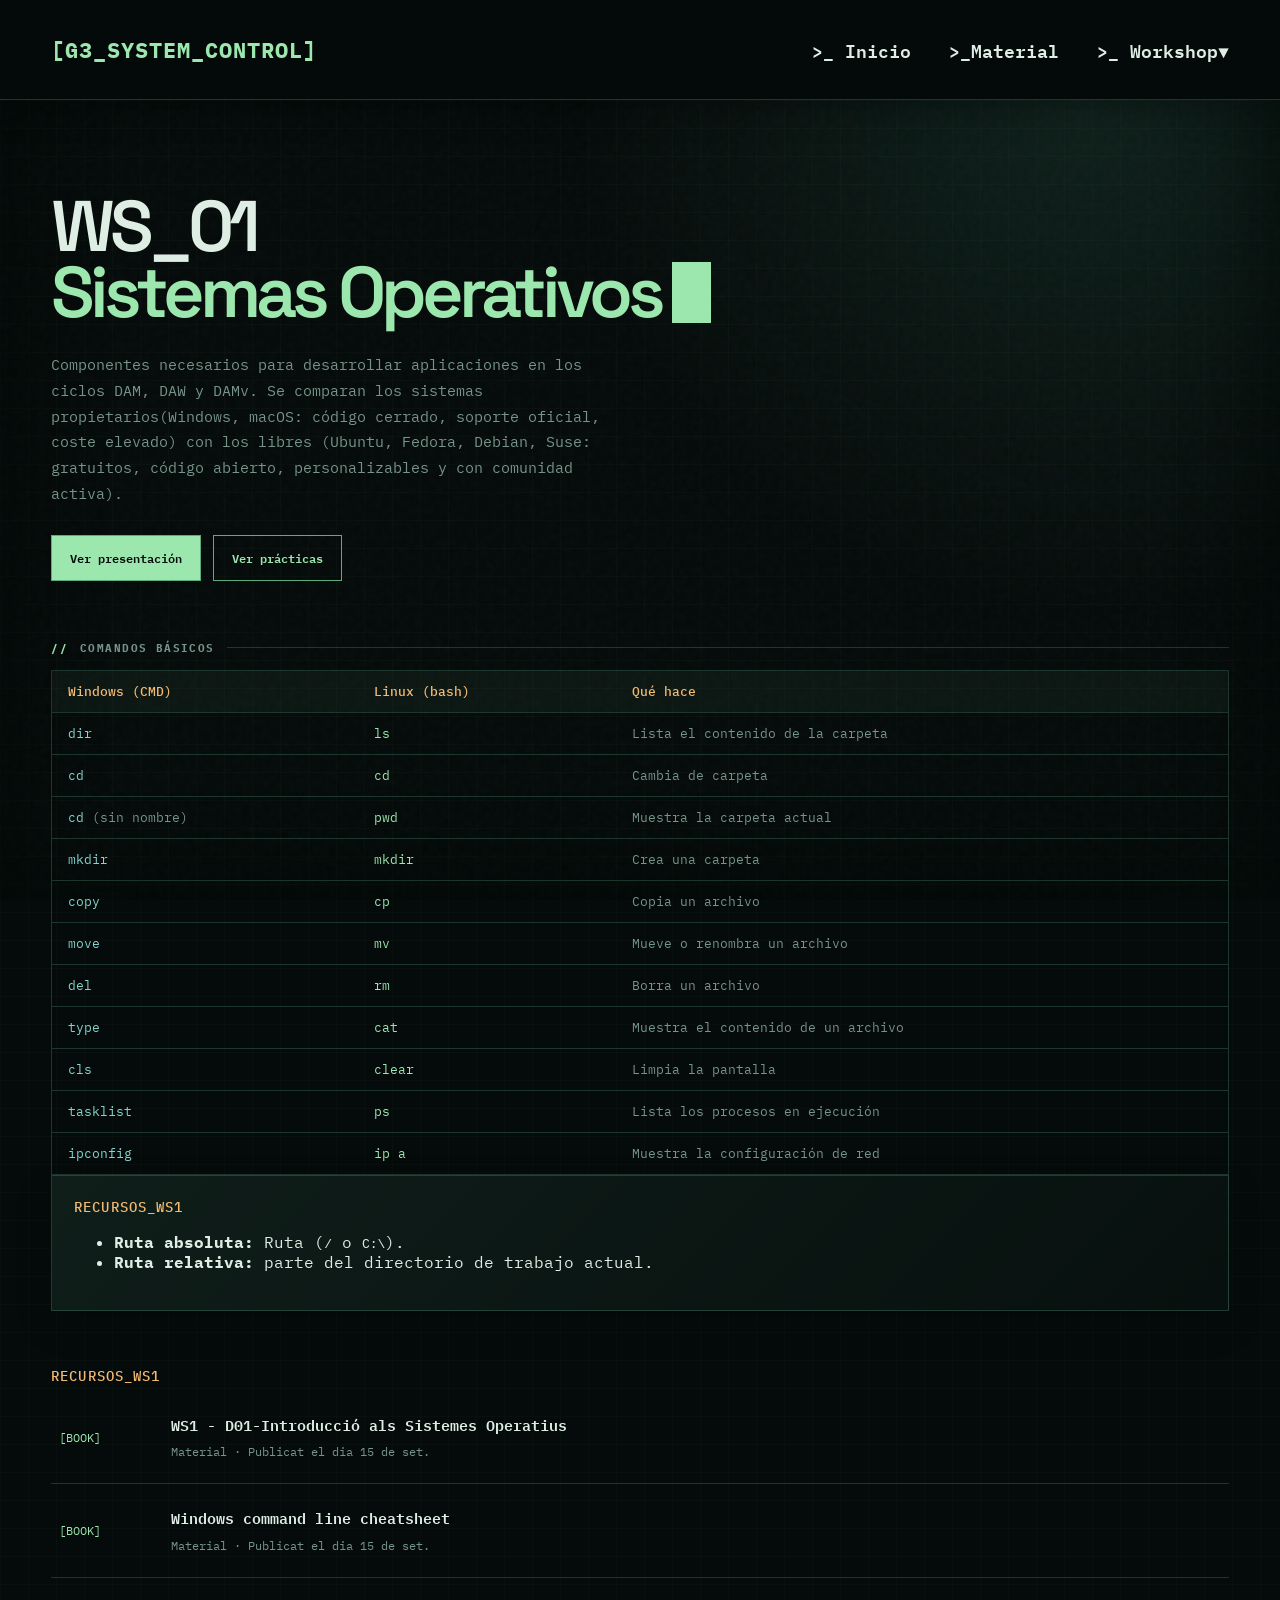
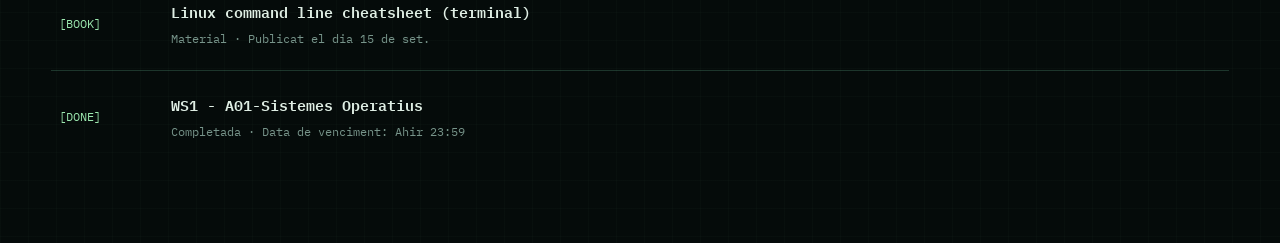
<file: pagina1.html>
<!DOCTYPE html>
<html lang="es">

<head>
    <meta charset="UTF-8" />
    <meta name="viewport" content="width=device-width, initial-scale=1.0" />
    <title>WS1</title>
    <link rel="stylesheet" href="assets/style.css" />
</head>

<body>
  <nav class="terminal-nav-large" aria-label="Navegación principal">
    <a href="#" class="nav-logo-large">[G3_SYSTEM_CONTROL]</a>
    <ul class="nav-links-large">
      <li><a href="index.html">&gt;_ Inicio</a></li>
      <li><a href="materia.html">&gt;_Material </a></li>

      <!-- Element amb desplegable -->
      <li class="nav-item-dropdown">
        <a href="#" id="dropdown-trigger" onclick="toggleDropdown(event)">&gt;_ Workshop▼</a>

        <!-- Secció desplegable amagada -->
        <div id="terminal-dropdown" class="dropdown-section">
          <ul class="dropdown-menu-list">
            <li><a href="pagina1.html">WS1</a></li>
            <li><a href="pagina2.html">WS2</a></li>
            <li><a href="pagina3.html">WS3</a></li>
            <li><a href="pagina4.html">WS4</a></li>
            <li><a href="pagina5.html">WS5</a></li>
            <li><a href="pagina6.html">WS6</a></li>
            <li><a href="pagina7.html">WS7</a></li>
          </ul>
        </div>
      </li>
    </ul>
  </nav>

    <main class="terminal-shell">

        <div class="terminal-frame">

            <section class="hero ws-hero" aria-labelledby="page-title">
                <div>
                    <h1 id="page-title">
                        WS_01<br />
                        <span>Sistemas Operativos</span><span class="caret" aria-hidden="true"></span>
                    </h1>
                    <p class="ws-lead">
                        Componentes necesarios para desarrollar aplicaciones en los
                        ciclos DAM, DAW y DAMv. Se comparan los sistemas
                        propietarios(Windows, macOS: código cerrado,
                        soporte oficial, coste elevado) con los libres
                        (Ubuntu, Fedora, Debian, Suse: gratuitos, código abierto,
                        personalizables y con comunidad activa).
                    </p>
                    <div class="ws-actions">
                        <!-- CAMBIA el enlace por el de tu presentación -->
                        <a class="btn btn-solid" href="docs/WS1-D01-Introduccio-als-Sistemes-Operatius.pdf">Ver
                            presentación</a>
                        <a class="btn" href="#practicas">Ver prácticas</a>
                    </div>
                </div>


            </section>
            <section class="ws-section" id="comandos" aria-labelledby="comandos-title">
                <h2 class="section-label" id="comandos-title">Comandos básicos</h2>

                <div class="table-wrap">
                    <table class="cmd-table">
                        <thead>
                            <tr>
                                <th scope="col">Windows (CMD)</th>
                                <th scope="col">Linux (bash)</th>
                                <th scope="col">Qué hace</th>
                            </tr>
                        </thead>
                        <tbody>
                            <tr>
                                <td><code>dir</code></td>
                                <td><code>ls</code></td>
                                <td>Lista el contenido de la carpeta</td>
                            </tr>
                            <tr>
                                <td><code>cd</code></td>
                                <td><code>cd</code></td>
                                <td>Cambia de carpeta</td>
                            </tr>
                            <tr>
                                <td><code>cd</code> (sin nombre)</td>
                                <td><code>pwd</code></td>
                                <td>Muestra la carpeta actual</td>
                            </tr>
                            <tr>
                                <td><code>mkdir</code></td>
                                <td><code>mkdir</code></td>
                                <td>Crea una carpeta</td>
                            </tr>
                            <tr>
                                <td><code>copy</code></td>
                                <td><code>cp</code></td>
                                <td>Copia un archivo</td>
                            </tr>
                            <tr>
                                <td><code>move</code></td>
                                <td><code>mv</code></td>
                                <td>Mueve o renombra un archivo</td>
                            </tr>
                            <tr>
                                <td><code>del</code></td>
                                <td><code>rm</code></td>
                                <td>Borra un archivo</td>
                            </tr>
                            <tr>
                                <td><code>type</code></td>
                                <td><code>cat</code></td>
                                <td>Muestra el contenido de un archivo</td>
                            </tr>
                            <tr>
                                <td><code>cls</code></td>
                                <td><code>clear</code></td>
                                <td>Limpia la pantalla</td>
                            </tr>
                            <tr>
                                <td><code>tasklist</code></td>
                                <td><code>ps</code></td>
                                <td>Lista los procesos en ejecución</td>
                            </tr>
                            <tr>
                                <td><code>ipconfig</code></td>
                                <td><code>ip a</code></td>
                                <td>Muestra la configuración de red</td>
                            </tr>
                        </tbody>
                    </table>
                </div>
                <article class="panel">
            <h2 class="recursos-title" ">RECURSOS_WS1</h2>
            <ul>
              <li><strong>Ruta absoluta:</strong> Ruta (<code>/</code> o <code>C:\</code>).</li>
              <li><strong>Ruta relativa:</strong> parte del directorio de trabajo actual.</li>
            </ul>
          </article>
            </section>

                <section class="ws-section" id="recursos" aria-labelledby="recursos-title">
                    <h2 class="recursos-title" id="recursos-title">RECURSOS_WS1</h2>

                    <div class="recurso-list">
                        <!-- CAMBIA cada href por el enlace real -->
                        <a class="recurso" href="https://docs.google.com/presentation/d/1soLC_Z7iEk9m_8K1yhB_1mrjK8HzdbsS9AzNVRwKyT0/edit?usp=classroom_web&authuser=0">
                            <span class="recurso-tag">[BOOK]</span>
                            <span>
                                <span class="recurso-title">WS1 - D01-Introducció als Sistemes Operatius</span>
                                <span class="recurso-meta">Material · Publicat el dia 15 de set.</span>
                            </span>
                        </a>

                        <a class="recurso" href="https://drive.google.com/file/d/1EyIguiAMavNWvRctNb_KGflqWSpG48jb/view?usp=classroom_web&authuser=0">
                            <span class="recurso-tag">[BOOK]</span>
                            <span>
                                <span class="recurso-title">Windows command line cheatsheet</span>
                                <span class="recurso-meta">Material · Publicat el dia 15 de set.</span>
                            </span>
                        </a>

                        <a class="recurso" href="https://classroom.google.com/c/ODcxMjkyMzE2NjQ0/m/ODc4NTEzOTEzMDkz/details">
                            <span class="recurso-tag">[BOOK]</span>
                            <span>
                                <span class="recurso-title">Linux command line cheatsheet (terminal)</span>
                                <span class="recurso-meta">Material · Publicat el dia 15 de set.</span>
                            </span>
                        </a>

                        <a class="recurso" href="https://classroom.google.com/c/ODcxMjkyMzE2NjQ0/a/ODc4NTEwMDE5OTE1/details">
                            <span class="recurso-tag">[DONE]</span>
                            <span>
                                <span class="recurso-title">WS1 - A01-Sistemes Operatius</span>
                                <span class="recurso-meta">Completada · Data de venciment: Ahir 23:59</span>
                            </span>
                        </a>
                    </div>
                </section>
        </div>
    </main>



</body>
</file>
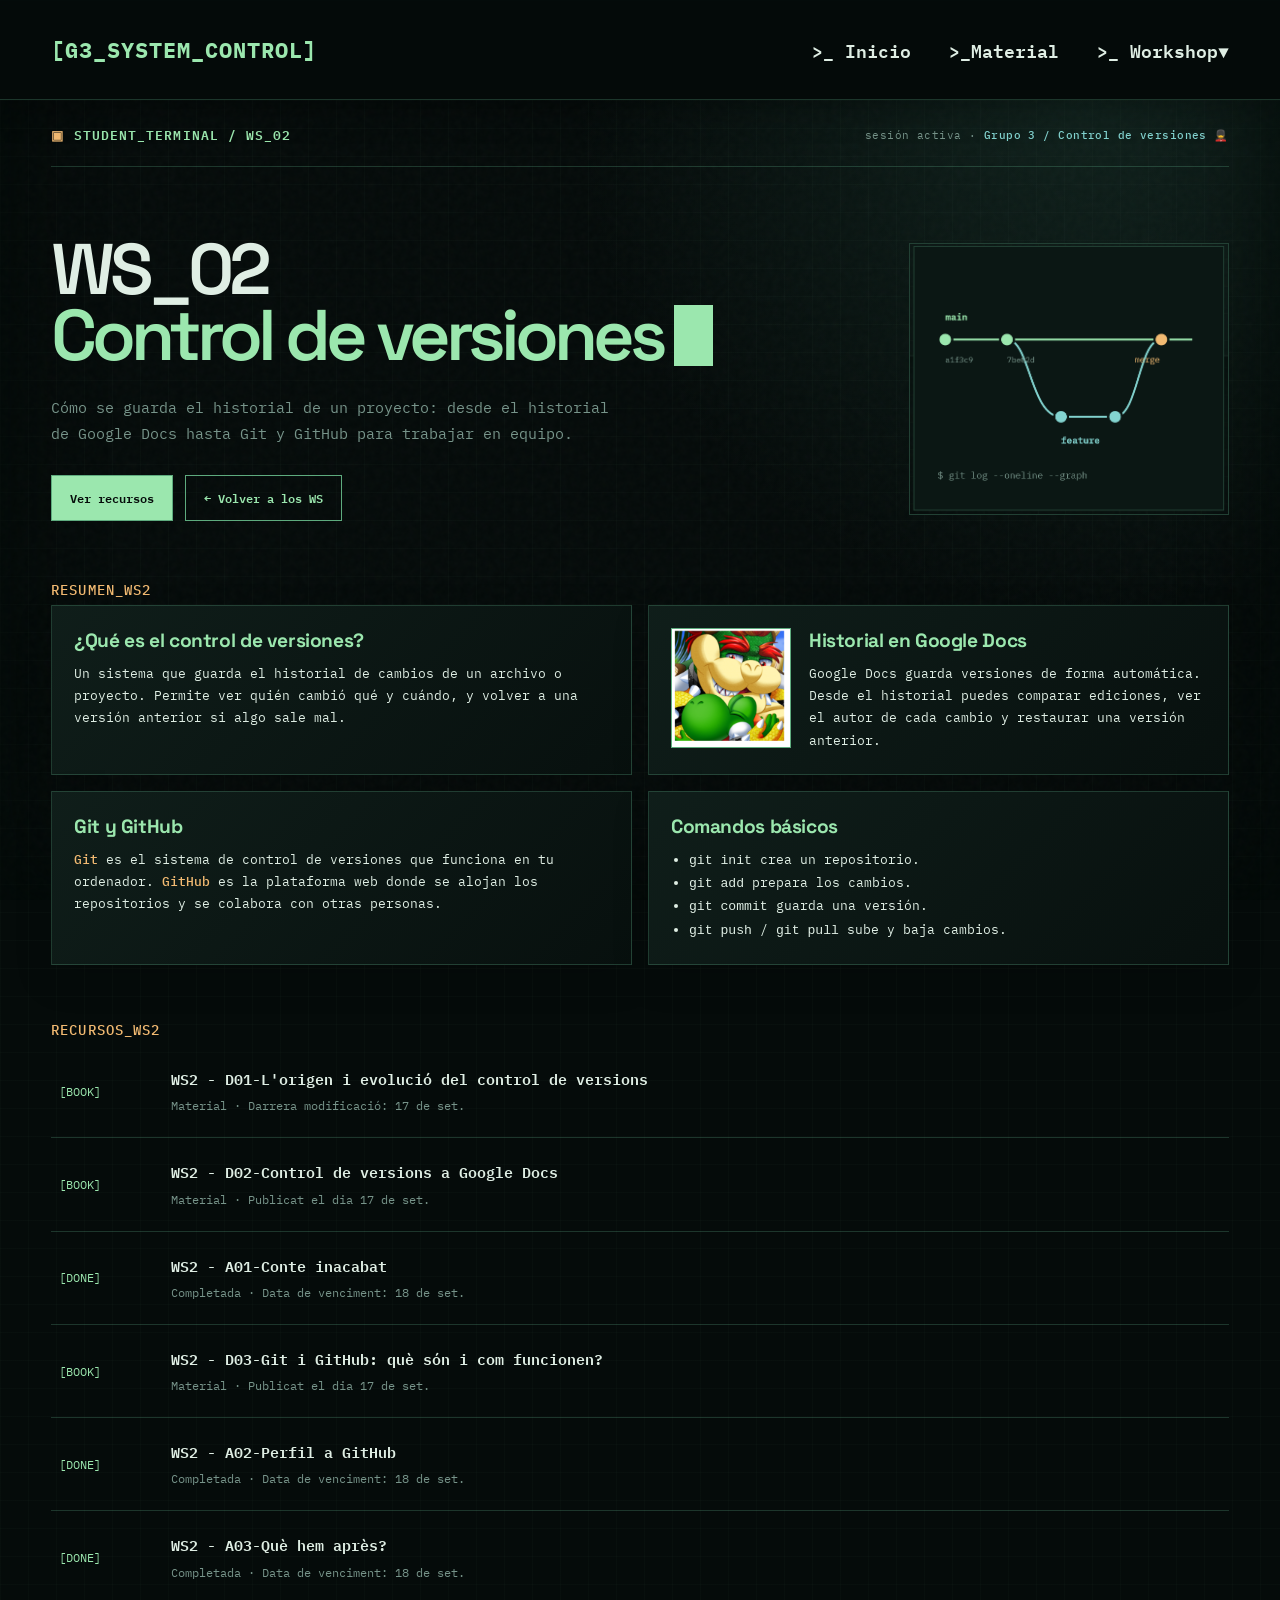
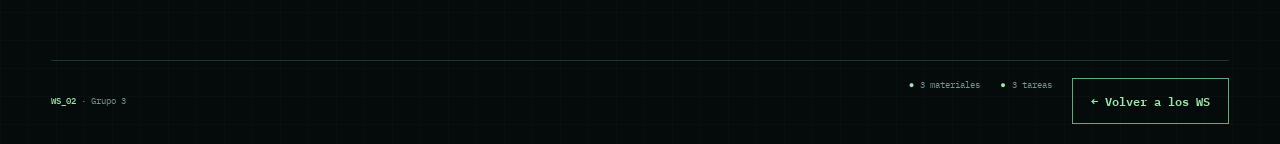
<file: pagina2.html>
<!DOCTYPE html>
<html lang="es">

<head>
  <meta charset="UTF-8" />
  <meta name="viewport" content="width=device-width, initial-scale=1.0" />
  <title>WS2</title>
  <link rel="stylesheet" href="assets/style.css" />
</head>

<body>
  <nav class="terminal-nav-large" aria-label="Navegación principal">
    <a href="#" class="nav-logo-large">[G3_SYSTEM_CONTROL]</a>
    <ul class="nav-links-large">
      <li><a href="index.html">&gt;_ Inicio</a></li>
      <li><a href="materia.html">&gt;_Material </a></li>

      <!-- Element amb desplegable -->
      <li class="nav-item-dropdown">
        <a href="#" id="dropdown-trigger" onclick="toggleDropdown(event)">&gt;_ Workshop▼</a>

        <!-- Secció desplegable amagada -->
        <div id="terminal-dropdown" class="dropdown-section">
          <ul class="dropdown-menu-list">
            <li><a href="pagina1.html">WS1</a></li>
            <li><a href="pagina2.html">WS2</a></li>
            <li><a href="pagina3.html">WS3</a></li>
            <li><a href="pagina4.html">WS4</a></li>
            <li><a href="pagina5.html">WS5</a></li>
            <li><a href="pagina6.html">WS6</a></li>
            <li><a href="pagina7.html">WS7</a></li>
          </ul>
        </div>
      </li>
    </ul>
  </nav>

  <main class="terminal-shell">
    <div class="terminal-frame">
      <header class="topbar">
        <div class="brand">STUDENT_TERMINAL / WS_02</div>
        <div class="session">sesión activa · <strong>Grupo 3 / Control de versiones 💂</strong></div>
      </header>

      <section class="hero ws-hero" aria-labelledby="page-title">
        <div>
          <h1 id="page-title">
            WS_02<br />
            <span>Control de versiones</span><span class="caret" aria-hidden="true"></span>
          </h1>
          <p class="ws-lead">
            Cómo se guarda el historial de un proyecto: desde el historial de
            Google Docs hasta Git y GitHub para trabajar en equipo.
          </p>
          <div class="ws-actions">
            <a class="btn btn-solid" href="#recursos">Ver recursos</a>
            <a class="btn" href="index.html">← Volver a los WS</a>
          </div>
        </div>

        <figure class="ws-hero-figure">

          <img class="ilustracion" src="assets/media/git.png"
            alt="Ilustración de Bowser sonriendo mientras abraza a Yoshi" />
        </figure>
      </section>

      <section class="ws-section" id="resumen" aria-labelledby="resumen-title">
        <h2 class="recursos-title" id="resumen-title">RESUMEN_WS2</h2>
        <div class="summary-grid">
          <article class="panel">
            <h3>¿Qué es el control de versiones?</h3>
            <p>
              Un sistema que guarda el historial de cambios de un archivo o
              proyecto. Permite ver quién cambió qué y cuándo, y volver a una
              versión anterior si algo sale mal.
            </p>
          </article>
                    <article class="panel panel-imagen">
            <img src="assets/media/Captura de pantalla 2026-09-20 175651.png"
              alt="Ilustración de Bowser sonriendo mientras abraza a Yoshi" />
            <div class="texto">
              <h3>Historial en Google Docs</h3>
              <p>
                Google Docs guarda versiones de forma automática. Desde el
                historial puedes comparar ediciones, ver el autor de cada
                cambio y restaurar una versión anterior.
              </p>
            </div>
          </article>
          </article>
          <article class="panel">
            <h3>Git y GitHub</h3>
            <p>
              <strong>Git</strong> es el sistema de control de versiones que
              funciona en tu ordenador. <strong>GitHub</strong> es la
              plataforma web donde se alojan los repositorios y se colabora
              con otras personas.
            </p>
          </article>
          <article class="panel">
            <h3>Comandos básicos</h3>
            <ul>
              <li><code>git init</code> crea un repositorio.</li>
              <li><code>git add</code> prepara los cambios.</li>
              <li><code>git commit</code> guarda una versión.</li>
              <li><code>git push</code> / <code>git pull</code> sube y baja cambios.</li>
            </ul>
          </article>
        </div>
      </section>

      <section class="ws-section" id="recursos" aria-labelledby="recursos-title">
        <h2 class="recursos-title" id="recursos-title">RECURSOS_WS2</h2>
        <div class="recurso-list">
          <!-- CAMBIA cada href="#" por el enlace real -->
          <a class="recurso" href="https://classroom.google.com/c/ODcxMjkyMzE2NjQ0/m/ODc4NTAxOTE1NjAz/details">
            <span class="recurso-tag">[BOOK]</span>
            <span>
              <span class="recurso-title">WS2 - D01-L'origen i evolució del control de versions</span>
              <span class="recurso-meta">Material · Darrera modificació: 17 de set.</span>
            </span>
          </a>
          <a class="recurso" href="https://classroom.google.com/c/ODcxMjkyMzE2NjQ0/m/ODI2MjczMzM5OTUx/details">
            <span class="recurso-tag">[BOOK]</span>
            <span>
              <span class="recurso-title">WS2 - D02-Control de versions a Google Docs</span>
              <span class="recurso-meta">Material · Publicat el dia 17 de set.</span>
            </span>
          </a>
          <a class="recurso" href="https://classroom.google.com/c/ODcxMjkyMzE2NjQ0/a/ODI2MjczNDA4MDYx/details">
            <span class="recurso-tag">[DONE]</span>
            <span>
              <span class="recurso-title">WS2 - A01-Conte inacabat</span>
              <span class="recurso-meta">Completada · Data de venciment: 18 de set.</span>
            </span>
          </a>
          <a class="recurso" href="https://classroom.google.com/c/ODcxMjkyMzE2NjQ0/m/ODc4NTAwNzkzNjQz/details">
            <span class="recurso-tag">[BOOK]</span>
            <span>
              <span class="recurso-title">WS2 - D03-Git i GitHub: què són i com funcionen?</span>
              <span class="recurso-meta">Material · Publicat el dia 17 de set.</span>
            </span>
          </a>
          <a class="recurso" href="https://classroom.google.com/c/ODcxMjkyMzE2NjQ0/a/ODg1NTE3OTA1NjA2/details">
            <span class="recurso-tag">[DONE]</span>
            <span>
              <span class="recurso-title">WS2 - A02-Perfil a GitHub</span>
              <span class="recurso-meta">Completada · Data de venciment: 18 de set.</span>
            </span>
          </a>
          <a class="recurso" href="https://classroom.google.com/c/ODcxMjkyMzE2NjQ0/a/ODI2MjczMTk1NzI5/details">
            <span class="recurso-tag">[DONE]</span>
            <span>
              <span class="recurso-title">WS2 - A03-Què hem après?</span>
              <span class="recurso-meta">Completada · Data de venciment: 18 de set.</span>
            </span>
          </a>
        </div>
      </section>

      <footer class="statusbar ws-footer">
        <span><strong>WS_02</strong> · Grupo 3</span>
        <div class="status-right">
          <span>3 materiales</span>
          <span>3 tareas</span>
          <a class="btn" href="index.html">← Volver a los WS</a>
        </div>
      </footer>
    </div>
  </main>
</body>

</html>
</file>
<file: assets/style.css>
@import url("https://fonts.googleapis.com/css2?family=IBM+Plex+Mono:wght@400;500;600&family=Space+Grotesk:wght@400;500;600;700&display=swap");

:root {
  --bg: #050b0a;
  --panel: #0b1714;
  --panel-light: #10201b;
  --line: rgba(126, 231, 180, 0.2);
  --green: #9be7ae;
  --green-dark: #5eab7e;
  --cyan: #83d4d0;
  --amber: #f2ba72;
  --red: #ef9272;
  --muted: #77948a;
  --white: #dfeee4;
}

* {
  box-sizing: border-box;
}

html {
  scroll-behavior: smooth;
  background: var(--bg);
}

body {
  margin: 0;
  min-width: 320px;
  color: var(--white);
  background: var(--bg);
  font-family: "IBM Plex Mono", monospace;
}

/* =========================
   NAVEGACIÓN PRINCIPAL
========================= */

.terminal-nav-large {
  position: sticky;
  z-index: 20;

  display: flex;
  align-items: center;
  justify-content: space-between;
  gap: 30px;

  width: 100%;
  min-height: 100px;
  padding: 0 clamp(18px, 4vw, 64px);

  border-bottom: 1px solid var(--line);
  background: rgba(5, 11, 10, 0.94);
  box-shadow: 0 10px 30px rgba(0, 0, 0, 0.25);

  backdrop-filter: blur(14px);
}

.nav-logo-large {
  color: var(--green);
  font-weight: bold;
  font-size: 1.4rem;
  text-decoration: none;
  letter-spacing: 1px;
}

.nav-logo-large::before {
  margin-right: 10px;
  color: var(--amber);
}

.nav-links-large {
  display: flex;
  align-items: center;
  gap: clamp(14px, 3vw, 38px);

  margin: 0;
  padding: 0;
  list-style: none;
}

.nav-links-large a {
  position: relative;

  display: block;
  padding: 26px 0;

  color: var(--white);
  text-decoration: none;
  font-size: 1.1rem;
  font-weight: 600;

  transition:
    color 0.2s ease,
    text-shadow 0.2s ease;
}

.nav-links-large a::after {
  content: "";

  position: absolute;
  right: 0;
  bottom: 16px;
  left: 0;

  height: 1px;
  background: var(--green);

  transform: scaleX(0);
  transform-origin: left;
  transition: transform 0.2s ease;
}

.nav-links-large a:hover,
.nav-links-large a:focus-visible {
  color: var(--green);
  text-shadow: 0 0 12px rgba(155, 231, 174, 0.55);
}

.nav-links-large a:hover::after,
.nav-links-large a:focus-visible::after {
  transform: scaleX(1);
}

/* Menú desplegable */

.nav-item-dropdown {
  position: relative;
}

.dropdown-section {
  position: absolute;
  top: calc(100% - 5px);
  right: 0;

  display: none;
  width: 245px;
  padding: 15px;

  border: 1px solid var(--green-dark);
  background: rgba(7, 16, 14, 0.98);
  box-shadow:
    0 16px 40px rgba(0, 0, 0, 0.5),
    0 0 25px rgba(155, 231, 174, 0.08);
}

/* Se abre con hover o teclado aunque no haya JavaScript */
.nav-item-dropdown:hover .dropdown-section,
.nav-item-dropdown:focus-within .dropdown-section {
  display: block;
}

.dropdown-header {
  padding-bottom: 12px;
  border-bottom: 1px solid var(--line);
  color: var(--amber);
  font-size: 0.63rem;
  letter-spacing: 0.1em;
}

.dropdown-menu-list {
  display: grid;
  gap: 3px;

  margin: 10px 0 0;
  padding: 0;
  list-style: none;
}

.dropdown-menu-list a {
  padding: 10px 8px;
  color: var(--muted);
  font-size: 0.65rem;
  text-decoration: none;
}

.dropdown-menu-list a::after {
  display: none;
}

.dropdown-menu-list a:hover,
.dropdown-menu-list a:focus-visible {
  color: var(--green);
  background: rgba(155, 231, 174, 0.08);
}

.dropdown-menu-list .danger-action:hover,
.dropdown-menu-list .danger-action:focus-visible {
  color: var(--red);
  background: rgba(239, 146, 114, 0.08);
}

/* =========================
   FONDO GENERAL
========================= */

.terminal-shell {
  position: relative;
  min-height: 100vh;
  overflow: hidden;

  background:
    linear-gradient(rgba(155, 231, 174, 0.018) 1px, transparent 1px),
    linear-gradient(90deg, rgba(155, 231, 174, 0.018) 1px, transparent 1px),
    radial-gradient(
      circle at 85% 0%,
      rgba(64, 132, 110, 0.18),
      transparent 32rem
    ),
    var(--bg);
  background-size: 28px 28px, 28px 28px, auto, auto;
}

.terminal-shell::before {
  content: "";

  position: fixed;
  z-index: 1;
  inset: 0;

  opacity: 0.04;
  pointer-events: none;

  background-image: url("data:image/svg+xml,%3Csvg viewBox='0 0 160 160' xmlns='http://www.w3.org/2000/svg'%3E%3Cfilter id='noise'%3E%3CfeTurbulence type='fractalNoise' baseFrequency='.85' numOctaves='3' stitchTiles='stitch'/%3E%3C/filter%3E%3Crect width='100%25' height='100%25' filter='url(%23noise)' opacity='.7'/%3E%3C/svg%3E");
}

.terminal-shell::after {
  content: "";

  position: fixed;
  z-index: 2;
  inset: 0;

  border-top: 1px solid rgba(155, 231, 174, 0.08);
  box-shadow: inset 0 0 90px rgba(1, 8, 6, 0.82);

  pointer-events: none;
  animation: scanline 8s linear infinite;
}

.terminal-frame {
  position: relative;
  z-index: 4;

  width: min(1440px, 100%);
  margin: 0 auto;
  padding: 24px clamp(16px, 4vw, 64px) 24px;
}

/* =========================
   CABECERA
========================= */

.topbar {
  display: flex;
  align-items: center;
  justify-content: space-between;
  gap: 20px;

  padding-bottom: 20px;
  border-bottom: 1px solid var(--line);
}

.brand {
  color: var(--green);
  font-size: 0.8rem;
  font-weight: 600;
  letter-spacing: 0.08em;
}

.brand::before {
  content: "▣";
  margin-right: 10px;
  color: var(--amber);
}

.session {
  color: var(--muted);
  font-size: 0.68rem;
  letter-spacing: 0.04em;
  text-align: right;
}

.session strong {
  color: var(--cyan);
  font-weight: 500;
}

/* =========================
   HERO
========================= */

.hero {
  display: grid;
  grid-template-columns: minmax(0, 1fr) 320px;
  align-items: center;
  gap: clamp(28px, 7vw, 100px);

  padding: 70px 0 60px;
}

.hero h1 {
  max-width: 950px;
  margin: 0;

  color: var(--white);
  font-family: "Space Grotesk", sans-serif;
  font-size: clamp(2.8rem, 7vw, 7.3rem);
  font-weight: 600;
  letter-spacing: -0.07em;
  line-height: 0.92;
}

.hero h1 span {
  color: var(--green);
}

.caret {
  display: inline-block;
  width: 0.55em;
  height: 0.85em;
  margin-left: 0.15em;

  background: var(--green);
  vertical-align: -0.08em;
  animation: blink 1.1s steps(2) infinite;
}

/* =========================
   PANELES
========================= */

.panel {
  padding: 22px;
  border: 1px solid var(--line);

  background: linear-gradient(
    135deg,
    rgba(16, 31, 27, 0.96),
    rgba(8, 17, 15, 0.94)
  );

  box-shadow: 0 14px 35px rgba(0, 0, 0, 0.15);
}

.overview {
  display: grid;
  grid-template-columns: minmax(0, 1fr);
  gap: 16px;
  margin-bottom: 40px;
  width: 95%;
}

.identity-panel {
  display: grid;
  grid-template-columns: 110px 1fr;
  align-items: center;
  gap: 24px;
}

.WS {
  display: grid;
  grid-template-columns: repeat(2, minmax(0, 1fr));
  margin-bottom: 36px;
}

.monogram {
  position: relative;

  display: grid;
  width: 110px;
  height: 110px;
  place-items: center;

  border: 1px solid var(--green-dark);
  color: var(--green);
  background: rgba(155, 231, 174, 0.05);

  font-family: "Space Grotesk", sans-serif;
  font-size: 2.6rem;
  letter-spacing: -0.08em;
}

.monogram::after {
  content: "GROUP / 03";

  position: absolute;
  bottom: 8px;

  color: var(--muted);
  font-size: 0.48rem;
  letter-spacing: 0.12em;
}

.identity h2 {
  margin: 0 0 8px;
  color: var(--white);
  font-family: "Space Grotesk", sans-serif;
  font-size: 1.6rem;
  letter-spacing: -0.04em;
}

.identity p {
  margin: 0 0 15px;
  color: var(--muted);
  font-size: 0.7rem;
}

.chips {
  display: flex;
  flex-wrap: wrap;
  gap: 8px;
}

.chip {
  padding: 5px 8px;
  border: 1px solid var(--line);
  color: var(--cyan);
  font-size: 0.58rem;
}

/* =========================
   TÍTULOS DE SECCIÓN
========================= */

.section-label {
  display: flex;
  align-items: center;
  gap: 12px;

  margin: 0 0 15px;

  color: var(--muted);
  font-size: 0.68rem;
  letter-spacing: 0.13em;
  text-transform: uppercase;
}

.section-label::before {
  content: "//";
  color: var(--green);
}

.section-label::after {
  content: "";

  flex: 1;
  height: 1px;
  background: var(--line);
}

/* =========================
   MATERIAS Y ENTREGAS
========================= */

.workbench {
  display: grid;
  grid-template-columns: minmax(0, 1.15fr) minmax(320px, 0.85fr);
  align-items: start;
  gap: 18px;
  margin-bottom: 40px;
}

.subject-list,
.deadline-list {
  display: grid;
  gap: 9px;
}

.subject {
  display: grid;
  grid-template-columns: 48px 1fr auto;
  align-items: center;
  gap: 14px;

  padding: 15px;

  border: 1px solid var(--line);
  background: rgba(11, 23, 20, 0.76);

  transition:
    border-color 0.2s ease,
    background 0.2s ease,
    transform 0.2s ease;
}

.subject:hover {
  border-color: var(--green-dark);
  background: rgba(18, 40, 32, 0.85);
  transform: translateX(5px);
}

.subject-code {
  color: var(--amber);
  font-size: 0.62rem;
}

.subject h3 {
  margin: 0 0 5px;
  color: var(--white);
  font-size: 0.76rem;
  font-weight: 500;
}

.subject p {
  margin: 0;
  color: var(--muted);
  font-size: 0.61rem;
}

.subject-grade {
  color: var(--green);
  font-size: 0.9rem;
  text-align: right;
}

.subject-grade small {
  display: block;
  margin-top: 3px;
  color: var(--muted);
  font-size: 0.53rem;
}

.deadline {
  display: grid;
  grid-template-columns: 58px 1fr;
  gap: 13px;

  padding: 14px 0;
  border-bottom: 1px solid var(--line);
}

.deadline:last-child {
  border-bottom: 0;
}

.deadline time {
  color: var(--amber);
  font-size: 0.62rem;
  line-height: 1.3;
}

.deadline time b {
  display: block;
  color: var(--white);
  font-size: 0.92rem;
  font-weight: 500;
}

.deadline h3 {
  margin: 0 0 5px;
  color: var(--white);
  font-size: 0.7rem;
  font-weight: 500;
}

.deadline p {
  margin: 0;
  color: var(--muted);
  font-size: 0.59rem;
}

.deadline.urgent time,
.deadline.urgent h3 {
  color: var(--red);
}

/* =========================
   PARTE INFERIOR
========================= */

.lower {
  display: grid;
  grid-template-columns: 1fr 1fr;
  gap: 18px;
  margin-bottom: 38px;
}

.terminal-log {
  color: var(--muted);
  font-size: 0.64rem;
  line-height: 1.7;
}

.log-line {
  display: grid;
  grid-template-columns: 78px 1fr;
  gap: 12px;
  padding: 5px 0;
}

.log-time {
  color: var(--cyan);
}

.log-line b {
  color: var(--green);
  font-weight: 500;
}

.log-line em {
  color: var(--amber);
  font-style: normal;
}

.quote {
  max-width: 450px;
  margin: 10px 0 24px;

  color: var(--white);
  font-family: "Space Grotesk", sans-serif;
  font-size: 1.4rem;
  letter-spacing: -0.03em;
  line-height: 1.25;
}

.quote span {
  color: var(--green);
}

.focus-meter {
  display: flex;
  gap: 4px;
  margin-bottom: 9px;
}

.focus-meter i {
  display: block;
  flex: 1;
  height: 10px;
  background: var(--green);
}

.focus-meter i:nth-child(n + 8) {
  background: rgba(155, 231, 174, 0.13);
}

.focus-note {
  color: var(--muted);
  font-size: 0.6rem;
}

/* =========================
   PIE DE PÁGINA
========================= */

.statusbar {
  display: flex;
  align-items: center;
  justify-content: space-between;
  gap: 20px;

  padding-top: 17px;
  border-top: 1px solid var(--line);

  color: var(--muted);
  font-size: 0.58rem;
}

.statusbar strong {
  color: var(--green);
  font-weight: 500;
}

.status-right {
  display: flex;
  gap: 20px;
}

.status-right span::before {
  content: "●";
  margin-right: 6px;
  color: var(--green);
}

/* =========================
   ANIMACIONES
========================= */

@keyframes blink {
  50% {
    opacity: 0;
  }
}

@keyframes scanline {
  0% {
    transform: translateY(-100vh);
  }

  100% {
    transform: translateY(100vh);
  }
}

/* =========================
   RESPONSIVE
========================= */

@media (max-width: 900px) {
  .terminal-nav-large {
    align-items: flex-start;
    flex-direction: column;
    gap: 5px;
    padding-top: 17px;
    padding-bottom: 12px;
  }

  .nav-links-large {
    width: 100%;
    justify-content: space-between;
    gap: 10px;
    overflow-x: auto;
  }

  .nav-links-large a {
    padding: 12px 0;
    white-space: nowrap;
  }

  .nav-links-large a::after {
    bottom: 4px;
  }

  .hero {
    grid-template-columns: 1fr;
    gap: 30px;
    padding-top: 55px;
  }

  .workbench,
  .lower {
    grid-template-columns: 1fr;
  }
}

@media (max-width: 600px) {
  .terminal-frame {
    padding-right: 13px;
    padding-left: 13px;
  }

  .topbar {
    align-items: flex-start;
    flex-direction: column;
  }

  .session {
    text-align: left;
  }

  .hero {
    padding-top: 45px;
    padding-bottom: 42px;
  }

  .hero h1 {
    font-size: clamp(2.4rem, 13vw, 4.4rem);
  }

  .identity-panel {
    grid-template-columns: 78px 1fr;
    gap: 15px;
  }

  .monogram {
    width: 78px;
    height: 78px;
    font-size: 1.8rem;
  }

  .monogram::after {
    font-size: 0.4rem;
  }

  .identity h2 {
    font-size: 1.2rem;
  }

  .subject {
    grid-template-columns: 38px 1fr auto;
    gap: 10px;
    padding-right: 11px;
    padding-left: 11px;
  }

  .subject h3 {
    font-size: 0.7rem;
  }

  .subject p {
    font-size: 0.56rem;
  }

  .deadline {
    grid-template-columns: 48px 1fr;
  }

  .log-line {
    grid-template-columns: 65px 1fr;
    gap: 8px;
  }

  .statusbar {
    align-items: flex-start;
    flex-direction: column;
    gap: 10px;
  }

  .status-right {
    flex-wrap: wrap;
    gap: 10px 15px;
  }

  .dropdown-section {
    position: fixed;
    top: 115px;
    right: 13px;
    left: 13px;
    width: auto;
  }
}

@media (prefers-reduced-motion: reduce) {
  .terminal-shell::after,
  .caret {
    animation: none;
  }

  .subject,
  .nav-links-large a {
    transition: none;
  }
}


/* ===== ESTILOS DE LA TABLA DE COMANDOS ===== */
.table-wrap {
  overflow-x: auto;
  border: 1px solid var(--line);
}

.cmd-table {
  width: 100%;
  min-width: 520px;
  border-collapse: collapse;
  font-size: 0.8rem;
}

.cmd-table th,
.cmd-table td {
  padding: 12px 16px;
  border-bottom: 1px solid var(--line);
  text-align: left;
}

.cmd-table tr:last-child td {
  border-bottom: 0;
}

.cmd-table th {
  color: var(--amber);
  font-weight: 500;
  background: rgba(155, 231, 174, 0.05);
}

.cmd-table td {
  color: var(--muted);
}

/* Formato para etiquetas <code> */
.cmd-table code {
  color: var(--cyan);
  font-family: inherit;
}

/* Destaca la columna de Linux (2ª columna) en verde */
.cmd-table td:nth-child(2) code {
  color: var(--green);
}

/* =========================================
   ESTILOS FALTANTES (BOTONES, RECURSOS Y WS)
   ========================================= */

/* Hero WS */
.ws-hero h1 {
  font-size: clamp(2.4rem, 5.6vw, 5.4rem);
}

.ilustracion {
  display: block;
  width: 100%;
  height: auto;
}

.ws-hero-figure {
  margin: 0;
  border: 1px solid var(--line);
  background: var(--panel);
}

.ws-lead {
  max-width: 62ch;
  margin: 26px 0 0;
  color: var(--muted);
  font-size: 0.95rem;
  line-height: 1.7;
}

.ws-actions {
  display: flex;
  flex-wrap: wrap;
  gap: 12px;
  margin-top: 28px;
}

/* Botones */
.btn {
  display: inline-block;
  padding: 12px 18px;
  border: 1px solid var(--green-dark);
  color: var(--green);
  font-family: inherit;
  font-size: 0.78rem;
  font-weight: 600;
  text-decoration: none;
  transition: background 0.2s ease, color 0.2s ease;
}

.btn:hover,
.btn:focus-visible {
  background: rgba(155, 231, 174, 0.12);
}

.btn:focus-visible {
  outline: 2px solid var(--cyan);
  outline-offset: 2px;
}

.btn-solid {
  background: var(--green);
  color: var(--bg);
}

.btn-solid:hover,
.btn-solid:focus-visible {
  background: #b6f0c4;
}

.ws-section {
  margin-bottom: 56px;
}

/* Secciones de contenido */
.summary-grid {
  display: grid;
  grid-template-columns: repeat(2, minmax(0, 1fr));
  gap: 16px;
}

.summary-grid h3 {
  margin: 0 0 10px;
  color: var(--green);
  font-family: "Space Grotesk", sans-serif;
  font-size: 1.2rem;
  letter-spacing: -0.02em;
}

.summary-grid p,
.summary-grid li {
  color: var(--white);
  font-size: 0.82rem;
  line-height: 1.7;
}

.summary-grid p {
  margin: 0;
}

.summary-grid ul {
  margin: 0;
  padding-left: 18px;
}

.summary-grid strong {
  color: var(--amber);
  font-weight: 500;
}

/* Lista de Recursos */
.recursos-title {
  margin: 0 0 6px;
  color: var(--amber);
  font-size: 0.85rem;
  font-weight: 500;
  letter-spacing: 0.08em;
}

.recurso {
  display: grid;
  grid-template-columns: 96px minmax(0, 1fr);
  align-items: center;
  gap: 16px;
  padding: 24px 8px;
  border-bottom: 1px solid var(--line);
  color: inherit;
  text-decoration: none;
  transition: background 0.2s ease;
}

.recurso:last-child {
  border-bottom: 0;
}

.recurso:hover,
.recurso:focus-visible {
  background: rgba(155, 231, 174, 0.06);
}

.recurso:focus-visible {
  outline: 2px solid var(--cyan);
  outline-offset: -2px;
}

.recurso-tag {
  color: var(--green);
  font-size: 0.72rem;
}

.recurso-title {
  display: block;
  color: var(--white);
  font-size: 0.95rem;
  font-weight: 600;
  line-height: 1.4;
  transition: color 0.2s ease;
}

.recurso:hover .recurso-title,
.recurso:focus-visible .recurso-title {
  color: var(--green);
}

.recurso-meta {
  display: block;
  margin-top: 8px;
  color: var(--muted);
  font-size: 0.72rem;
}

/* Capturas */
.shots {
  display: grid;
  grid-template-columns: repeat(2, minmax(0, 1fr));
  gap: 16px;
}

.shots figure {
  margin: 0;
  border: 1px solid var(--line);
}

.shots figcaption {
  padding: 10px 14px;
  border-top: 1px solid var(--line);
  color: var(--muted);
  font-size: 0.7rem;
}

.ws-footer {
  margin-top: 20px;
}

/* Adaptabilidad para móviles y tablets de estos elementos */
@media (max-width: 900px) {
  .summary-grid,
  .shots {
    grid-template-columns: 1fr;
  }
}

@media (max-width: 600px) {
  .recurso {
    grid-template-columns: 1fr;
    gap: 6px;
  }
}







/* Panel con imagen al lado del texto */
.panel-imagen {
  display: flex;
  align-items: flex-start;
  gap: 18px;
}

.panel-imagen img {
  flex: 0 0 auto;
  width: 120px;
  height: 120px;
  object-fit: cover;
  border: 1px solid var(--green-dark);
}

.panel-imagen .texto {
  min-width: 0;
}

@media (max-width: 600px) {
  .panel-imagen img {
    width: 88px;
    height: 88px;
  }
}

.ws-hero-figure .ilustracion {
  aspect-ratio: 400 / 340;
  object-fit: cover;
}



/* Panel con aspecto de terminal */
.terminal-sql {
  padding: 0;
  overflow: hidden;
  border-color: var(--green-dark);
  background: #050b0a;
}

.terminal-sql-bar {
  display: flex;
  align-items: center;
  gap: 8px;
  padding: 10px 14px;
  border-bottom: 1px solid var(--line);
  background: var(--panel-light);
}

.terminal-sql-bar i {
  display: block;
  width: 10px;
  height: 10px;
  border-radius: 50%;
}

.terminal-sql-bar i:nth-child(1) { background: var(--red); }
.terminal-sql-bar i:nth-child(2) { background: var(--amber); }
.terminal-sql-bar i:nth-child(3) { background: var(--green); }

.terminal-sql-bar span {
  margin-left: 8px;
  color: var(--muted);
  font-size: 0.68rem;
}

.terminal-sql h3 {
  margin: 0;
  color: var(--muted);
  font-family: inherit;
  font-size: 0.68rem;
  font-weight: 400;
  letter-spacing: 0;
}

.terminal-sql pre {
  margin: 0;
  padding: 18px;
  overflow-x: auto;
  color: var(--white);
  font-family: inherit;
  font-size: 0.78rem;
  line-height: 1.9;
  white-space: pre;
}

.terminal-sql code {
  font-family: inherit;
  color: inherit;
}

.terminal-sql .pr { color: var(--green); }   /* prompt */
.terminal-sql .kw { color: var(--amber); }   /* palabras SQL */
.terminal-sql .st { color: var(--cyan); }    /* textos entre comillas */
.terminal-sql .cm { color: var(--muted); }   /* comentarios */

    .perfiles-grid {
      display: grid;
      grid-template-columns: repeat(auto-fit, minmax(260px, 1fr));
      gap: 24px;
      margin-top: 20px;
    }

    /* Tarjeta: todo centrado, foto arriba y datos debajo */
    .perfil {
      --c: var(--green);

      position: relative;
      display: flex;
      flex-direction: column;
      align-items: stretch;
      gap: 0;
      padding: 0;
      overflow: hidden;

      border: 1px solid var(--c);
      border-radius: 12px;
      background: color-mix(in srgb, var(--c) 6%, transparent);
      text-align: center;
      transition: transform 0.2s ease, background 0.2s ease, opacity 0.2s ease;
    }

    .perfil:hover,
    .perfil:focus-within {
      background: color-mix(in srgb, var(--c) 16%, transparent);
      transform: translateY(-4px);
    }

    /* Foto cuadrada */
        .perfil-foto {
      display: block;
      width: 100%;
      aspect-ratio: 1 / 1;
      object-fit: cover;
      border: 0;
      border-bottom: 1px solid var(--c);
      border-radius: 0;
    }

    /* Datos debajo de la foto */
       .perfil-datos {
      display: flex;
      flex-direction: column;
      align-items: center;
      gap: 8px;
      padding: 20px 20px 24px;
    }

    .perfil-nombre {
      margin: 0;
      color: var(--c);
      font-family: "Space Grotesk", sans-serif;
      font-size: 1.3rem;
      font-weight: 700;
      letter-spacing: -0.02em;
    }

    .perfil-url {
      color: var(--cyan);
      font-size: 0.85rem;
      text-decoration: none;
      overflow-wrap: anywhere;
    }

    .perfil-url:hover {
      text-decoration: underline;
    }

    /* Toda la tarjeta es clicable: el enlace se estira sobre ella */
    .perfil-url::after {
      content: "";
      position: absolute;
      inset: 0;
      border-radius: 12px;
    }

    .perfil-url:focus-visible {
      outline: none;
    }

        .perfil-url:focus-visible::after {
      outline: 2px solid var(--c);
      outline-offset: -3px;
    }

    .perfil-info {
      margin: 4px 0 0;
      color: var(--muted);
      font-size: 0.8rem;
      line-height: 1.6;
    }

    /* Un color para cada perfil */
    .perfil-1 { --c: var(--green); }
    .perfil-2 { --c: var(--cyan); }
    .perfil-3 { --c: var(--amber); }

    /* Miembro que ya no participa: color apagado y foto en gris */
    .perfil-4 {
      --c: var(--muted);
      opacity: 0.5;
    }

    .perfil-4 .perfil-foto {
      filter: grayscale(1);
    }

    .perfil-4:hover,
    .perfil-4:focus-within {
      opacity: 0.8;
    }

    @media (prefers-reduced-motion: reduce) {
      .perfil {
        transition: none;
      }

      .perfil:hover,
      .perfil:focus-within {
        transform: none;
      }
    }
</file>
